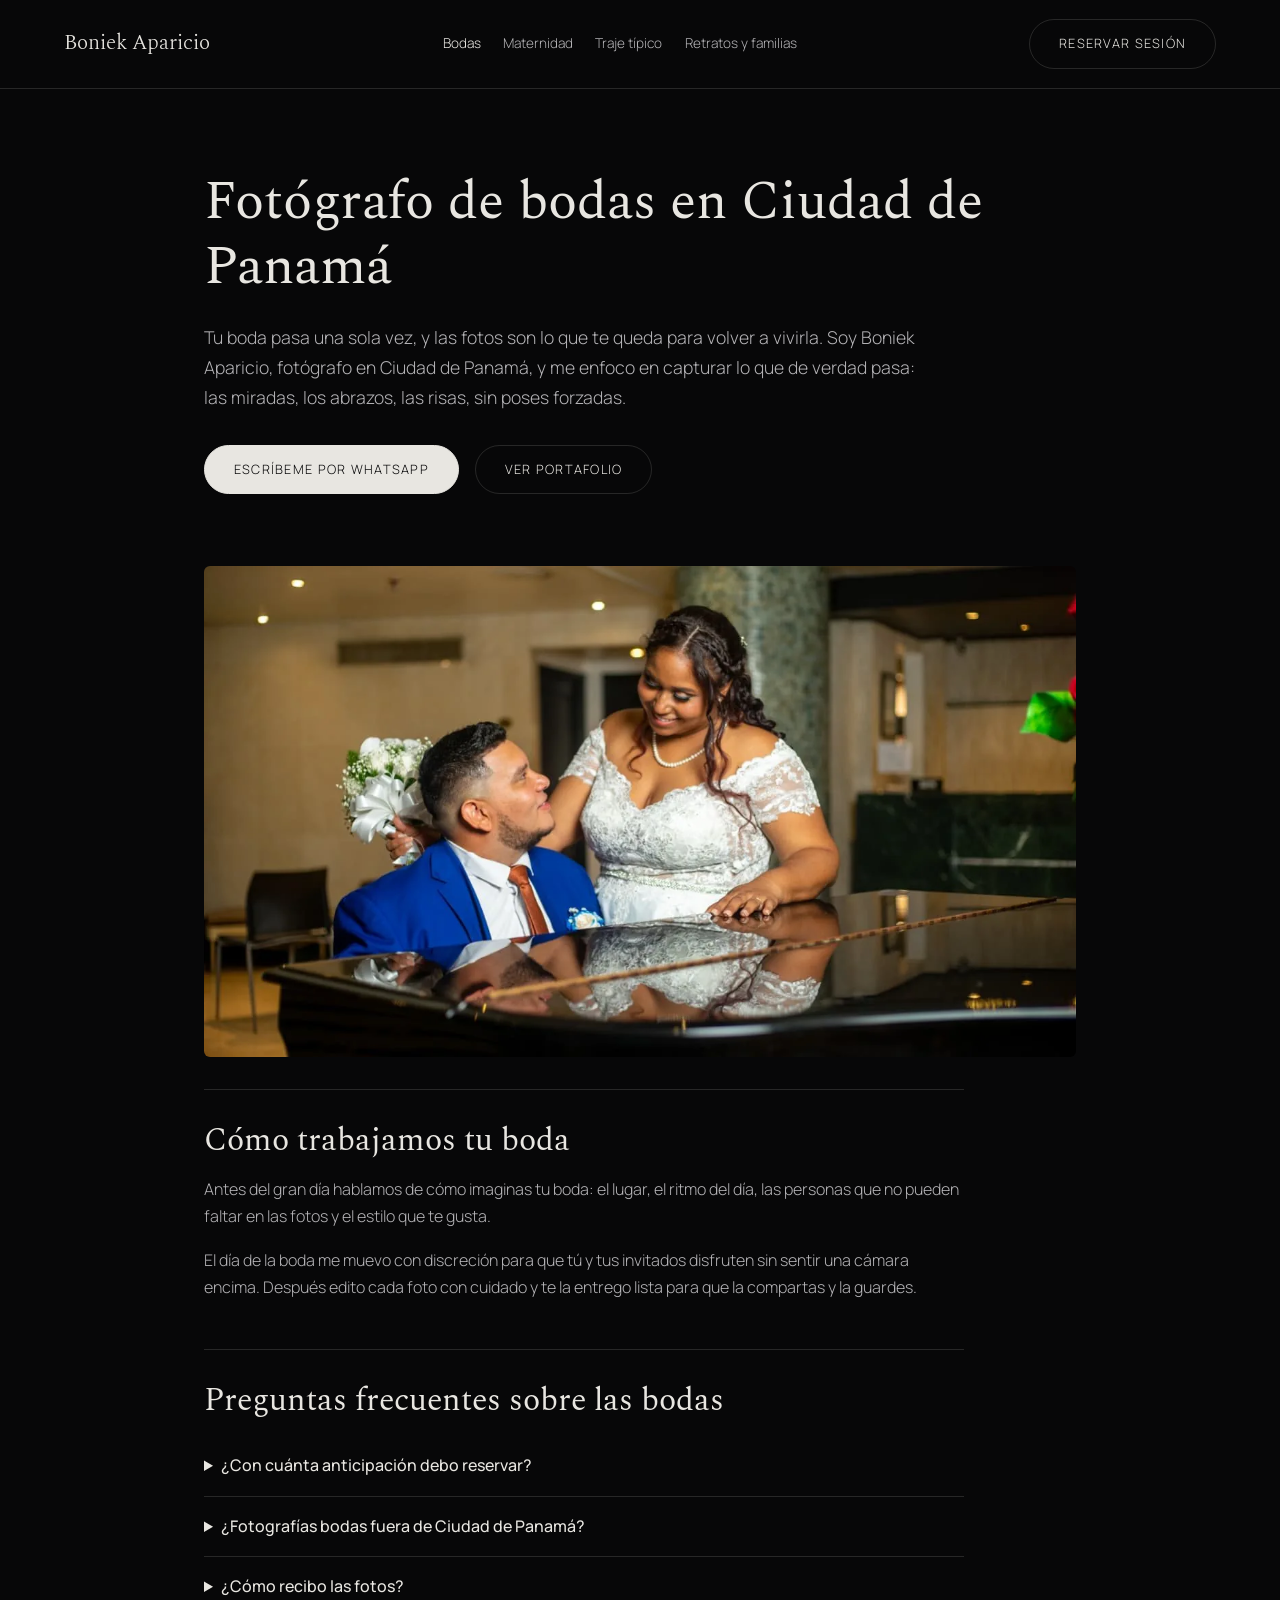
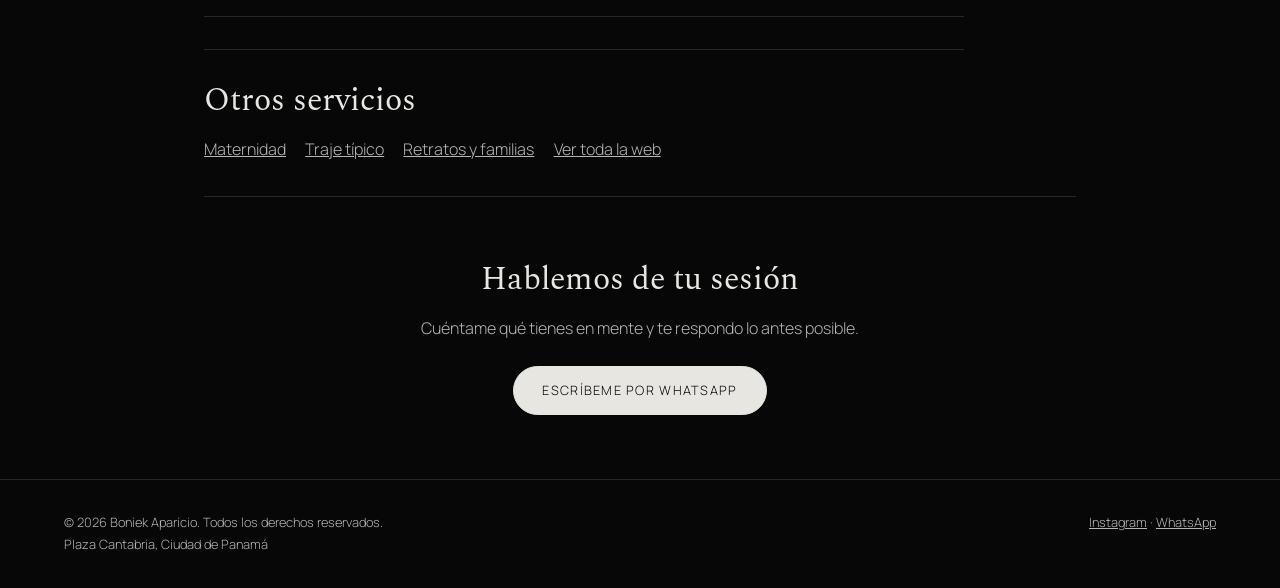
<file: bodas-panama/index.html>
<!DOCTYPE html>
<html lang="es">
<head>
    <meta charset="UTF-8">
    <meta name="viewport" content="width=device-width, initial-scale=1.0">
    <title>Fotógrafo de Bodas en Ciudad de Panamá | Boniek Aparicio</title>
    <meta name="description" content="Fotografía de bodas en Ciudad de Panamá con Boniek Aparicio. Retratos naturales de tu ceremonia, tu familia y tu celebración. Consulta fecha por WhatsApp.">
    <meta name="author" content="Boniek Aparicio">
    <link rel="canonical" href="https://boniekapariciophotos.com/bodas-panama/">
    <meta property="og:title" content="Fotógrafo de Bodas en Ciudad de Panamá | Boniek Aparicio">
    <meta property="og:description" content="Fotografía de bodas en Ciudad de Panamá con Boniek Aparicio. Retratos naturales de tu ceremonia, tu familia y tu celebración. Consulta fecha por WhatsApp.">
    <meta property="og:image" content="https://boniekapariciophotos.com/images/boda-1-1600.webp">
    <meta property="og:image:alt" content="Pareja de novios en su boda en Ciudad de Panamá">
    <meta property="og:url" content="https://boniekapariciophotos.com/bodas-panama/">
    <meta property="og:type" content="website">
    <meta property="og:locale" content="es_PA">
    <meta property="og:site_name" content="Boniek Aparicio Photos">
    <meta name="twitter:card" content="summary_large_image">
    <meta name="twitter:title" content="Fotógrafo de Bodas en Ciudad de Panamá | Boniek Aparicio">
    <meta name="twitter:description" content="Fotografía de bodas en Ciudad de Panamá con Boniek Aparicio. Retratos naturales de tu ceremonia, tu familia y tu celebración. Consulta fecha por WhatsApp.">
    <meta name="twitter:image" content="https://boniekapariciophotos.com/images/boda-1-1600.webp">
    <meta name="theme-color" content="#070708">
    <link rel="icon" href="/favicon.ico" sizes="48x48">
    <link rel="icon" type="image/png" sizes="96x96" href="/images/favicon-96.png">
    <link rel="apple-touch-icon" href="/images/apple-touch-icon.png">
    <script type="application/ld+json">{"@context":"https://schema.org","@type":"Service","name":"Fotógrafo de bodas en Ciudad de Panamá","serviceType":"Fotografía","provider":{"@type":"ProfessionalService","@id":"https://boniekapariciophotos.com/#negocio","name":"Boniek Aparicio Photos","url":"https://boniekapariciophotos.com/","telephone":"+50769200753","address":{"@type":"PostalAddress","streetAddress":"Plaza Cantabria","addressLocality":"Ciudad de Panamá","addressCountry":"PA"}},"areaServed":"Ciudad de Panamá","url":"https://boniekapariciophotos.com/bodas-panama/"}</script>
    <link rel="preconnect" href="https://fonts.googleapis.com">
    <link rel="preconnect" href="https://fonts.gstatic.com" crossorigin>
    <link href="https://fonts.googleapis.com/css2?family=Spectral:ital,wght@0,300;0,400;0,500;1,300;1,400&family=Manrope:wght@300;400;500;600&display=swap" rel="stylesheet">
    <link rel="stylesheet" href="/servicio.css?v=1">
</head>
<body>
    <header class="top">
        <a class="brand" href="/">Boniek Aparicio</a>
        <nav aria-label="Servicios"><a href="/bodas-panama/" aria-current="page">Bodas</a><a href="/maternidad-panama/">Maternidad</a><a href="/traje-tipico-panama/">Traje típico</a><a href="/retratos-familias-panama/">Retratos y familias</a></nav>
        <a class="btn" href="/#booking">Reservar sesión</a>
    </header>
    <main>
        <section class="hero">
            <h1>Fotógrafo de bodas en Ciudad de Panamá</h1>
            <p class="lead">Tu boda pasa una sola vez, y las fotos son lo que te queda para volver a vivirla. Soy Boniek Aparicio, fotógrafo en Ciudad de Panamá, y me enfoco en capturar lo que de verdad pasa: las miradas, los abrazos, las risas, sin poses forzadas.</p>
            <div class="cta">
                <a class="btn solid" href="https://wa.me/50769200753?text=Hola%20Boniek%2C%20vi%20tu%20p%C3%A1gina%20y%20me%20gustar%C3%ADa%20consultar%20por%20fotograf%C3%ADa%20de%20boda." target="_blank" rel="noopener noreferrer">Escríbeme por WhatsApp</a>
                <a class="btn" href="/#work">Ver portafolio</a>
            </div>
        </section>
        <section class="photos n1"><picture><source type="image/webp" srcset="/images/boda-1-600.webp 600w, /images/boda-1-1600.webp 1600w" sizes="(max-width:800px) 92vw, 760px"><img src="/images/boda-1.jpg" alt="Pareja de novios en su boda en Ciudad de Panamá" decoding="async"></picture></section>
        <section class="text">
            <h2>Cómo trabajamos tu boda</h2>
            <p>Antes del gran día hablamos de cómo imaginas tu boda: el lugar, el ritmo del día, las personas que no pueden faltar en las fotos y el estilo que te gusta.</p><p>El día de la boda me muevo con discreción para que tú y tus invitados disfruten sin sentir una cámara encima. Después edito cada foto con cuidado y te la entrego lista para que la compartas y la guardes.</p>
        </section>
        <section class="text">
            <h2>Preguntas frecuentes sobre las bodas</h2>
            <details><summary>¿Con cuánta anticipación debo reservar?</summary><p>Mientras antes me escribas, mejor: así confirmamos que la fecha esté libre. Escríbeme con la fecha y el lugar de tu boda y te respondo lo antes posible.</p></details><details><summary>¿Fotografías bodas fuera de Ciudad de Panamá?</summary><p>Escríbeme con el lugar que tienes en mente y lo vemos juntos.</p></details><details><summary>¿Cómo recibo las fotos?</summary><p>Te las entrego editadas en una galería privada, para que las veas, descargues y compartas desde donde estés.</p></details>
        </section>
        <section class="text more">
            <h2>Otros servicios</h2>
            <div class="links"><a href="/maternidad-panama/">Maternidad</a><a href="/traje-tipico-panama/">Traje típico</a><a href="/retratos-familias-panama/">Retratos y familias</a><a href="/">Ver toda la web</a></div>
        </section>
        <section class="final">
            <h2>Hablemos de tu sesión</h2>
            <p>Cuéntame qué tienes en mente y te respondo lo antes posible.</p>
            <a class="btn solid" href="https://wa.me/50769200753?text=Hola%20Boniek%2C%20vi%20tu%20p%C3%A1gina%20y%20me%20gustar%C3%ADa%20consultar%20por%20fotograf%C3%ADa%20de%20boda." target="_blank" rel="noopener noreferrer">Escríbeme por WhatsApp</a>
        </section>
    </main>
    <footer>
        <p>&copy; 2026 Boniek Aparicio. Todos los derechos reservados.<br>Plaza Cantabria, Ciudad de Panamá</p>
        <p><a href="https://instagram.com/boniekapariciophotos" target="_blank" rel="noopener noreferrer">Instagram</a> · <a href="https://wa.me/50769200753" target="_blank" rel="noopener noreferrer">WhatsApp</a></p>
    </footer>
</body>
</html>
</file>
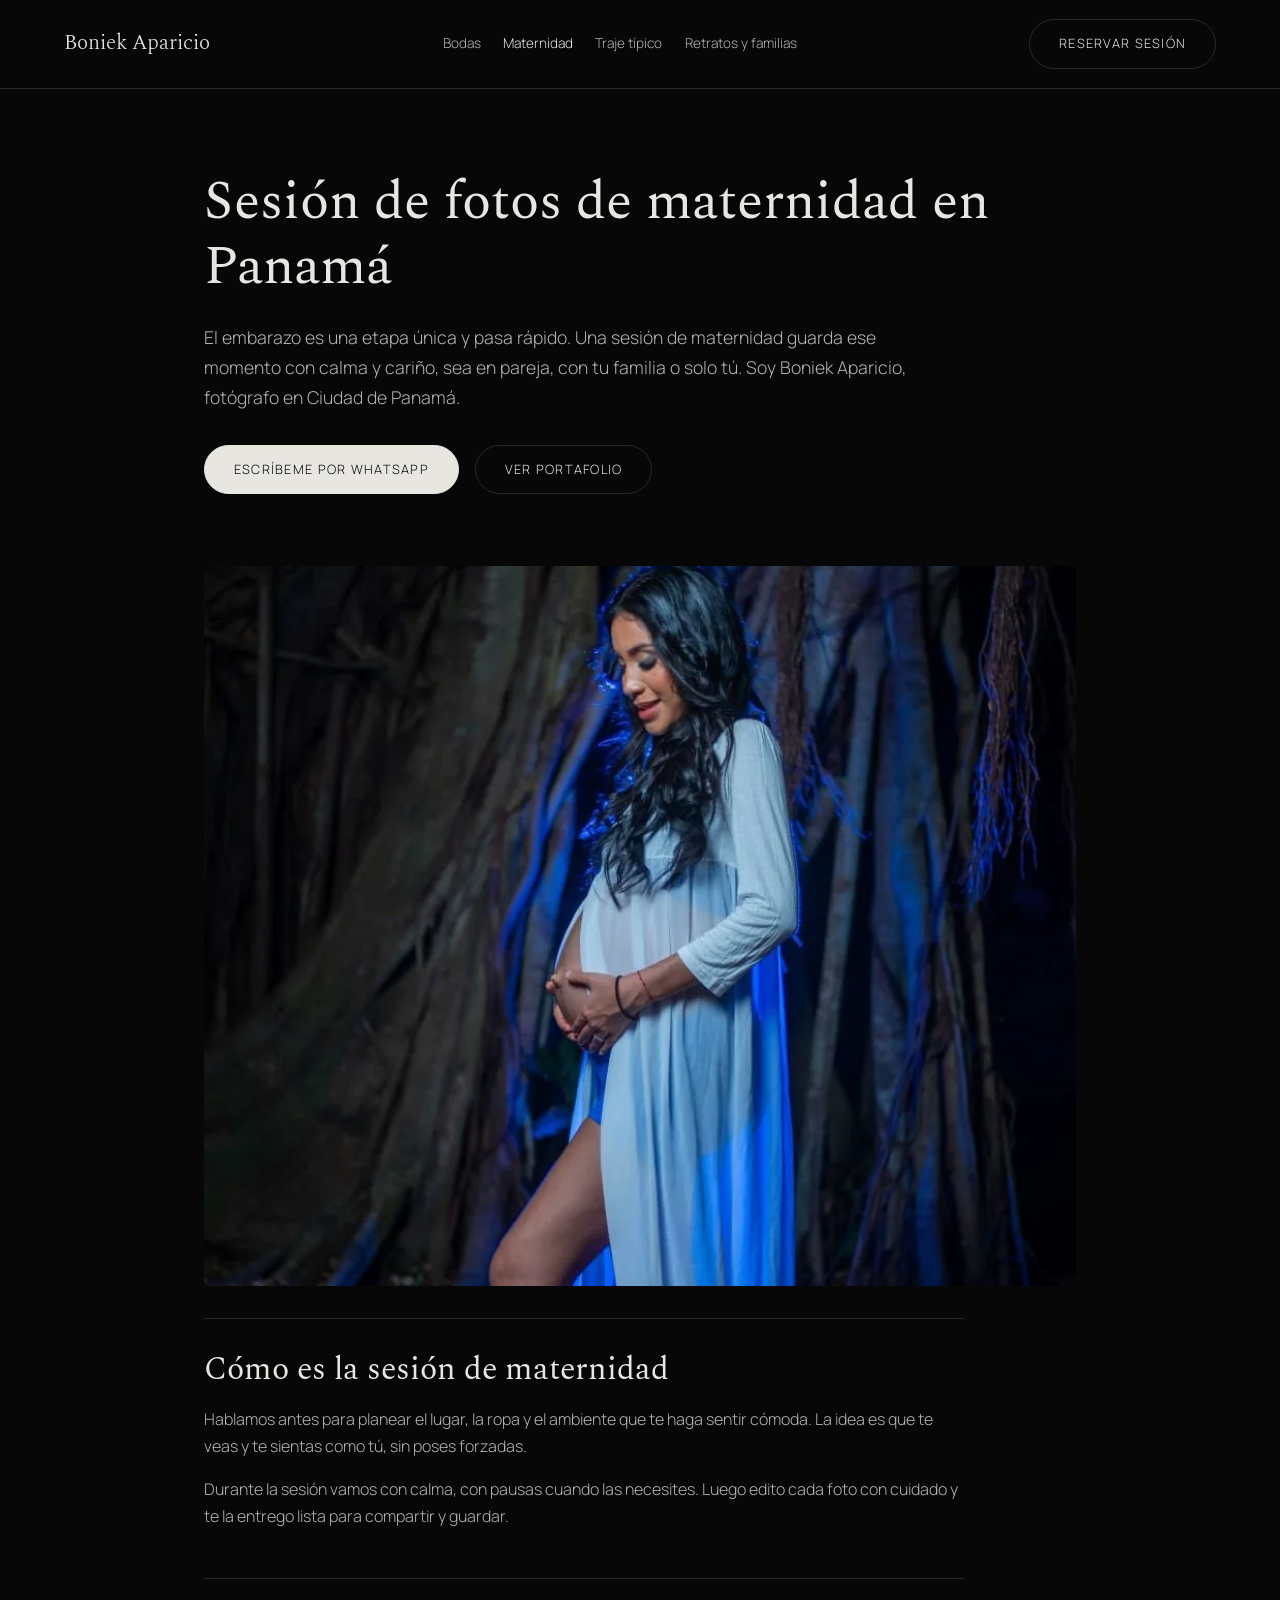
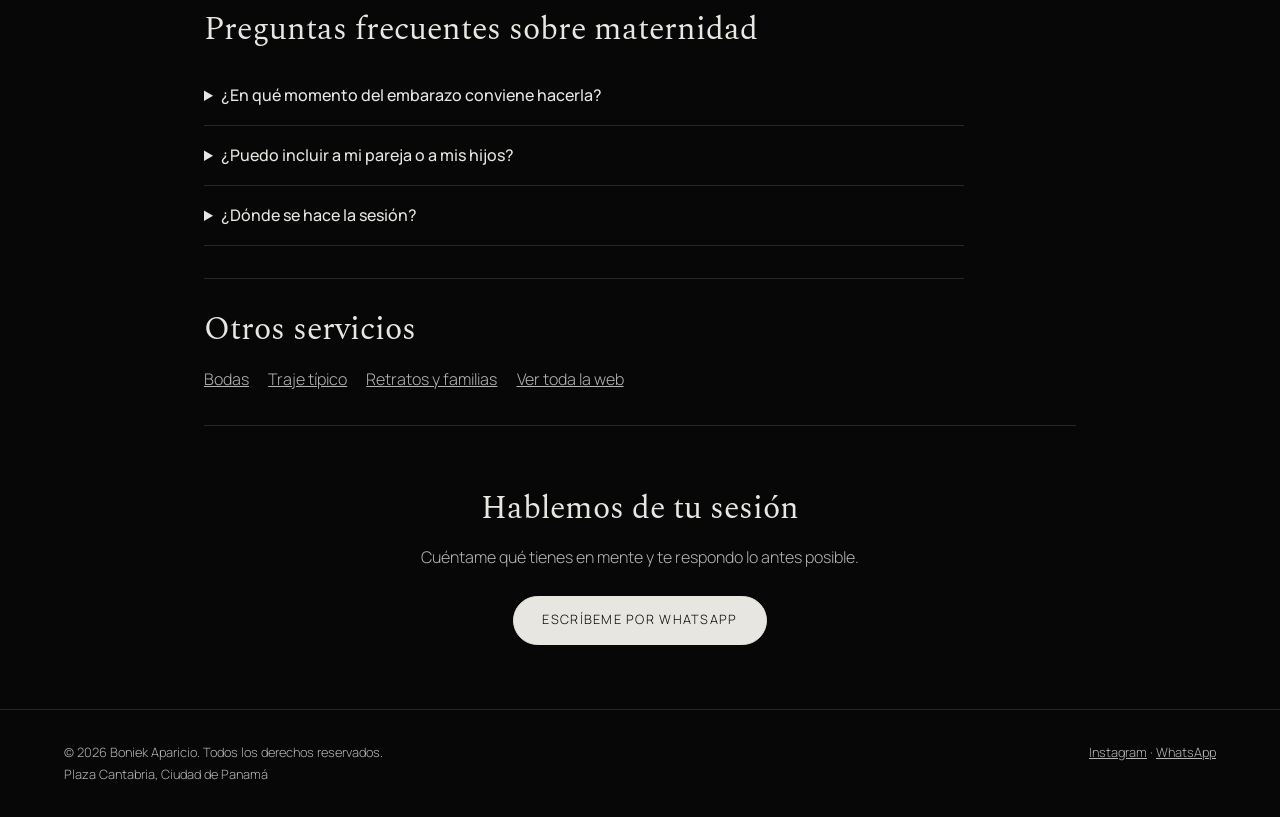
<file: maternidad-panama/index.html>
<!DOCTYPE html>
<html lang="es">
<head>
    <meta charset="UTF-8">
    <meta name="viewport" content="width=device-width, initial-scale=1.0">
    <title>Fotos de Maternidad en Panamá | Boniek Aparicio</title>
    <meta name="description" content="Sesión de fotos de maternidad en Ciudad de Panamá. Retratos naturales y cálidos de esta etapa única, con Boniek Aparicio. Reserva tu sesión por WhatsApp.">
    <meta name="author" content="Boniek Aparicio">
    <link rel="canonical" href="https://boniekapariciophotos.com/maternidad-panama/">
    <meta property="og:title" content="Fotos de Maternidad en Panamá | Boniek Aparicio">
    <meta property="og:description" content="Sesión de fotos de maternidad en Ciudad de Panamá. Retratos naturales y cálidos de esta etapa única, con Boniek Aparicio. Reserva tu sesión por WhatsApp.">
    <meta property="og:image" content="https://boniekapariciophotos.com/images/maternidad-1-1600.webp">
    <meta property="og:image:alt" content="Sesión de fotos de maternidad en Panamá">
    <meta property="og:url" content="https://boniekapariciophotos.com/maternidad-panama/">
    <meta property="og:type" content="website">
    <meta property="og:locale" content="es_PA">
    <meta property="og:site_name" content="Boniek Aparicio Photos">
    <meta name="twitter:card" content="summary_large_image">
    <meta name="twitter:title" content="Fotos de Maternidad en Panamá | Boniek Aparicio">
    <meta name="twitter:description" content="Sesión de fotos de maternidad en Ciudad de Panamá. Retratos naturales y cálidos de esta etapa única, con Boniek Aparicio. Reserva tu sesión por WhatsApp.">
    <meta name="twitter:image" content="https://boniekapariciophotos.com/images/maternidad-1-1600.webp">
    <meta name="theme-color" content="#070708">
    <link rel="icon" href="/favicon.ico" sizes="48x48">
    <link rel="icon" type="image/png" sizes="96x96" href="/images/favicon-96.png">
    <link rel="apple-touch-icon" href="/images/apple-touch-icon.png">
    <script type="application/ld+json">{"@context":"https://schema.org","@type":"Service","name":"Sesión de fotos de maternidad en Panamá","serviceType":"Fotografía","provider":{"@type":"ProfessionalService","@id":"https://boniekapariciophotos.com/#negocio","name":"Boniek Aparicio Photos","url":"https://boniekapariciophotos.com/","telephone":"+50769200753","address":{"@type":"PostalAddress","streetAddress":"Plaza Cantabria","addressLocality":"Ciudad de Panamá","addressCountry":"PA"}},"areaServed":"Ciudad de Panamá","url":"https://boniekapariciophotos.com/maternidad-panama/"}</script>
    <link rel="preconnect" href="https://fonts.googleapis.com">
    <link rel="preconnect" href="https://fonts.gstatic.com" crossorigin>
    <link href="https://fonts.googleapis.com/css2?family=Spectral:ital,wght@0,300;0,400;0,500;1,300;1,400&family=Manrope:wght@300;400;500;600&display=swap" rel="stylesheet">
    <link rel="stylesheet" href="/servicio.css?v=1">
</head>
<body>
    <header class="top">
        <a class="brand" href="/">Boniek Aparicio</a>
        <nav aria-label="Servicios"><a href="/bodas-panama/">Bodas</a><a href="/maternidad-panama/" aria-current="page">Maternidad</a><a href="/traje-tipico-panama/">Traje típico</a><a href="/retratos-familias-panama/">Retratos y familias</a></nav>
        <a class="btn" href="/#booking">Reservar sesión</a>
    </header>
    <main>
        <section class="hero">
            <h1>Sesión de fotos de maternidad en Panamá</h1>
            <p class="lead">El embarazo es una etapa única y pasa rápido. Una sesión de maternidad guarda ese momento con calma y cariño, sea en pareja, con tu familia o solo tú. Soy Boniek Aparicio, fotógrafo en Ciudad de Panamá.</p>
            <div class="cta">
                <a class="btn solid" href="https://wa.me/50769200753?text=Hola%20Boniek%2C%20vi%20tu%20p%C3%A1gina%20y%20me%20gustar%C3%ADa%20consultar%20por%20una%20sesi%C3%B3n%20de%20maternidad." target="_blank" rel="noopener noreferrer">Escríbeme por WhatsApp</a>
                <a class="btn" href="/#work">Ver portafolio</a>
            </div>
        </section>
        <section class="photos n1"><picture><source type="image/webp" srcset="/images/maternidad-1-600.webp 600w, /images/maternidad-1-1600.webp 1600w" sizes="(max-width:800px) 92vw, 760px"><img src="/images/maternidad-1.jpg" alt="Sesión de fotos de maternidad en Panamá" decoding="async"></picture></section>
        <section class="text">
            <h2>Cómo es la sesión de maternidad</h2>
            <p>Hablamos antes para planear el lugar, la ropa y el ambiente que te haga sentir cómoda. La idea es que te veas y te sientas como tú, sin poses forzadas.</p><p>Durante la sesión vamos con calma, con pausas cuando las necesites. Luego edito cada foto con cuidado y te la entrego lista para compartir y guardar.</p>
        </section>
        <section class="text">
            <h2>Preguntas frecuentes sobre maternidad</h2>
            <details><summary>¿En qué momento del embarazo conviene hacerla?</summary><p>Escríbeme y lo vemos según tu caso y tus fechas.</p></details><details><summary>¿Puedo incluir a mi pareja o a mis hijos?</summary><p>Sí, podemos incluir a quien quieras en la sesión.</p></details><details><summary>¿Dónde se hace la sesión?</summary><p>Podemos hacerla en el estudio en Plaza Cantabria o en un lugar que prefieras en Panamá.</p></details>
        </section>
        <section class="text more">
            <h2>Otros servicios</h2>
            <div class="links"><a href="/bodas-panama/">Bodas</a><a href="/traje-tipico-panama/">Traje típico</a><a href="/retratos-familias-panama/">Retratos y familias</a><a href="/">Ver toda la web</a></div>
        </section>
        <section class="final">
            <h2>Hablemos de tu sesión</h2>
            <p>Cuéntame qué tienes en mente y te respondo lo antes posible.</p>
            <a class="btn solid" href="https://wa.me/50769200753?text=Hola%20Boniek%2C%20vi%20tu%20p%C3%A1gina%20y%20me%20gustar%C3%ADa%20consultar%20por%20una%20sesi%C3%B3n%20de%20maternidad." target="_blank" rel="noopener noreferrer">Escríbeme por WhatsApp</a>
        </section>
    </main>
    <footer>
        <p>&copy; 2026 Boniek Aparicio. Todos los derechos reservados.<br>Plaza Cantabria, Ciudad de Panamá</p>
        <p><a href="https://instagram.com/boniekapariciophotos" target="_blank" rel="noopener noreferrer">Instagram</a> · <a href="https://wa.me/50769200753" target="_blank" rel="noopener noreferrer">WhatsApp</a></p>
    </footer>
</body>
</html>
</file>
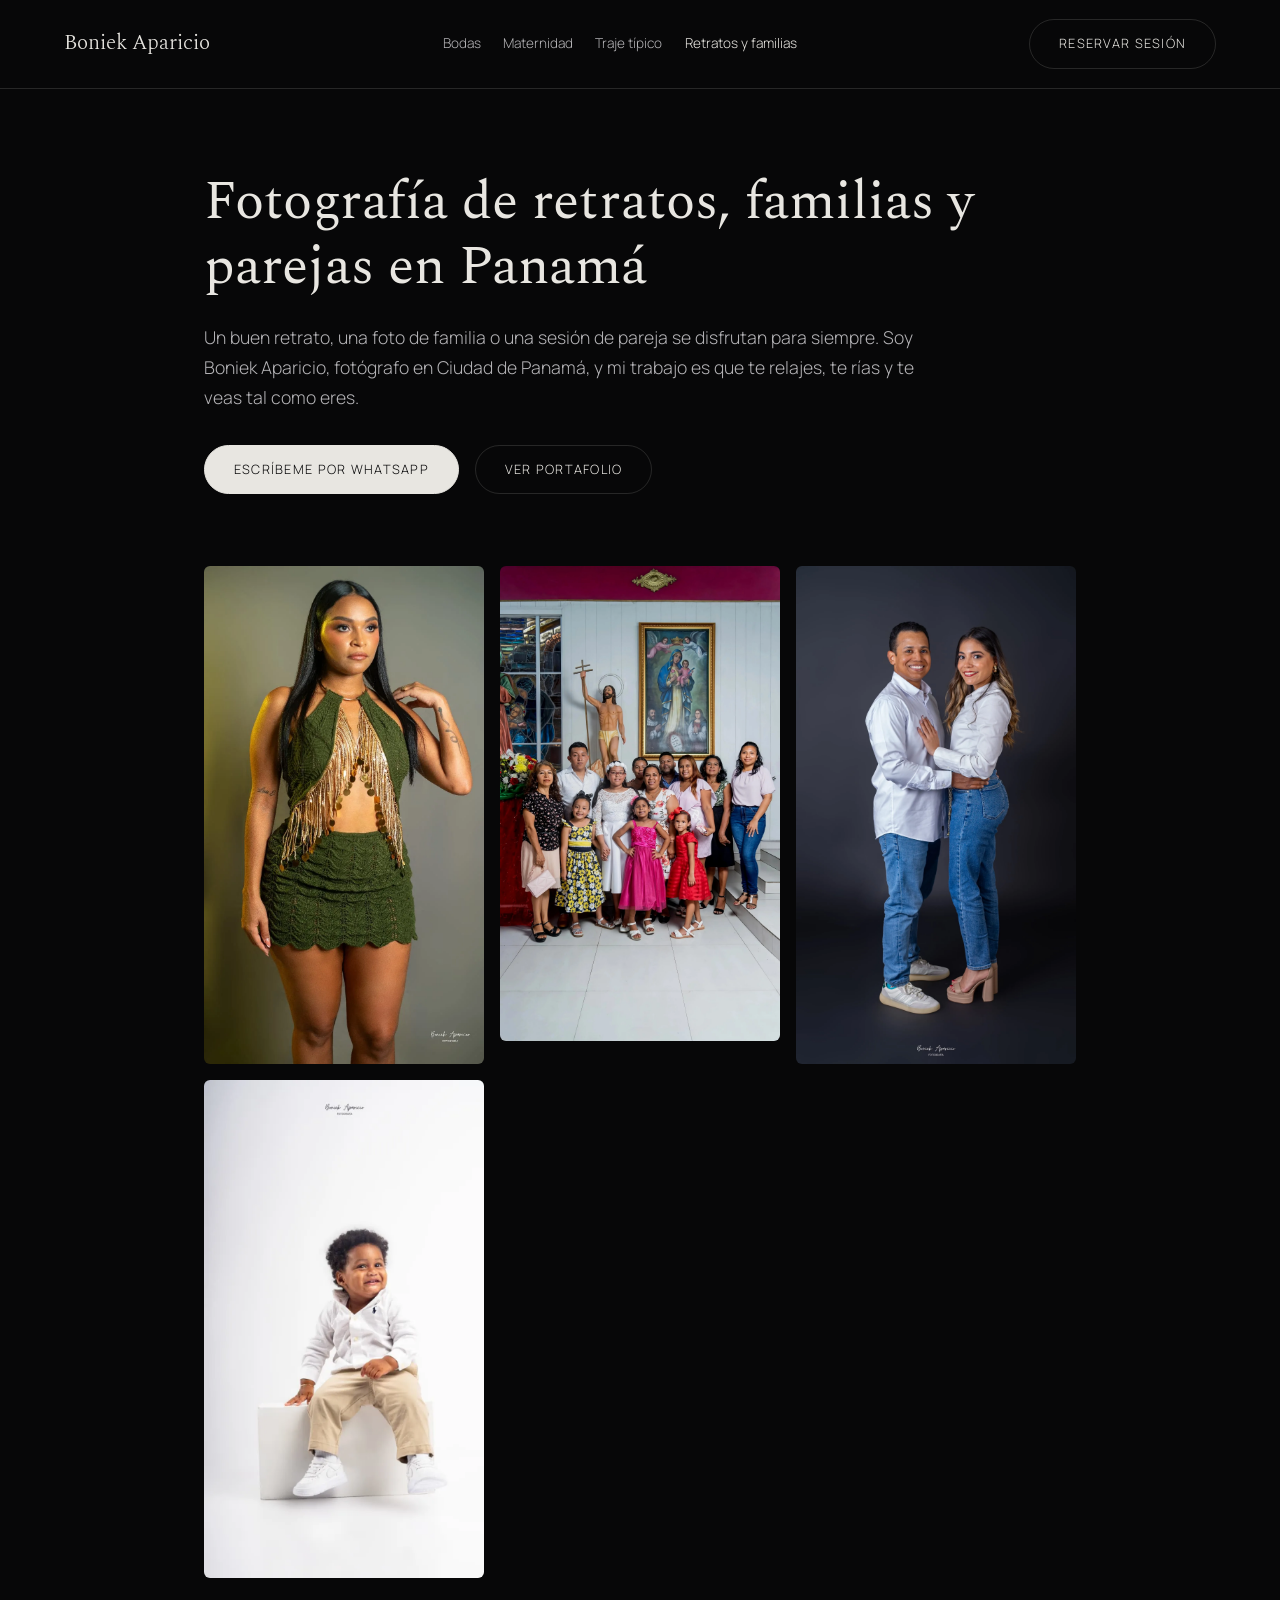
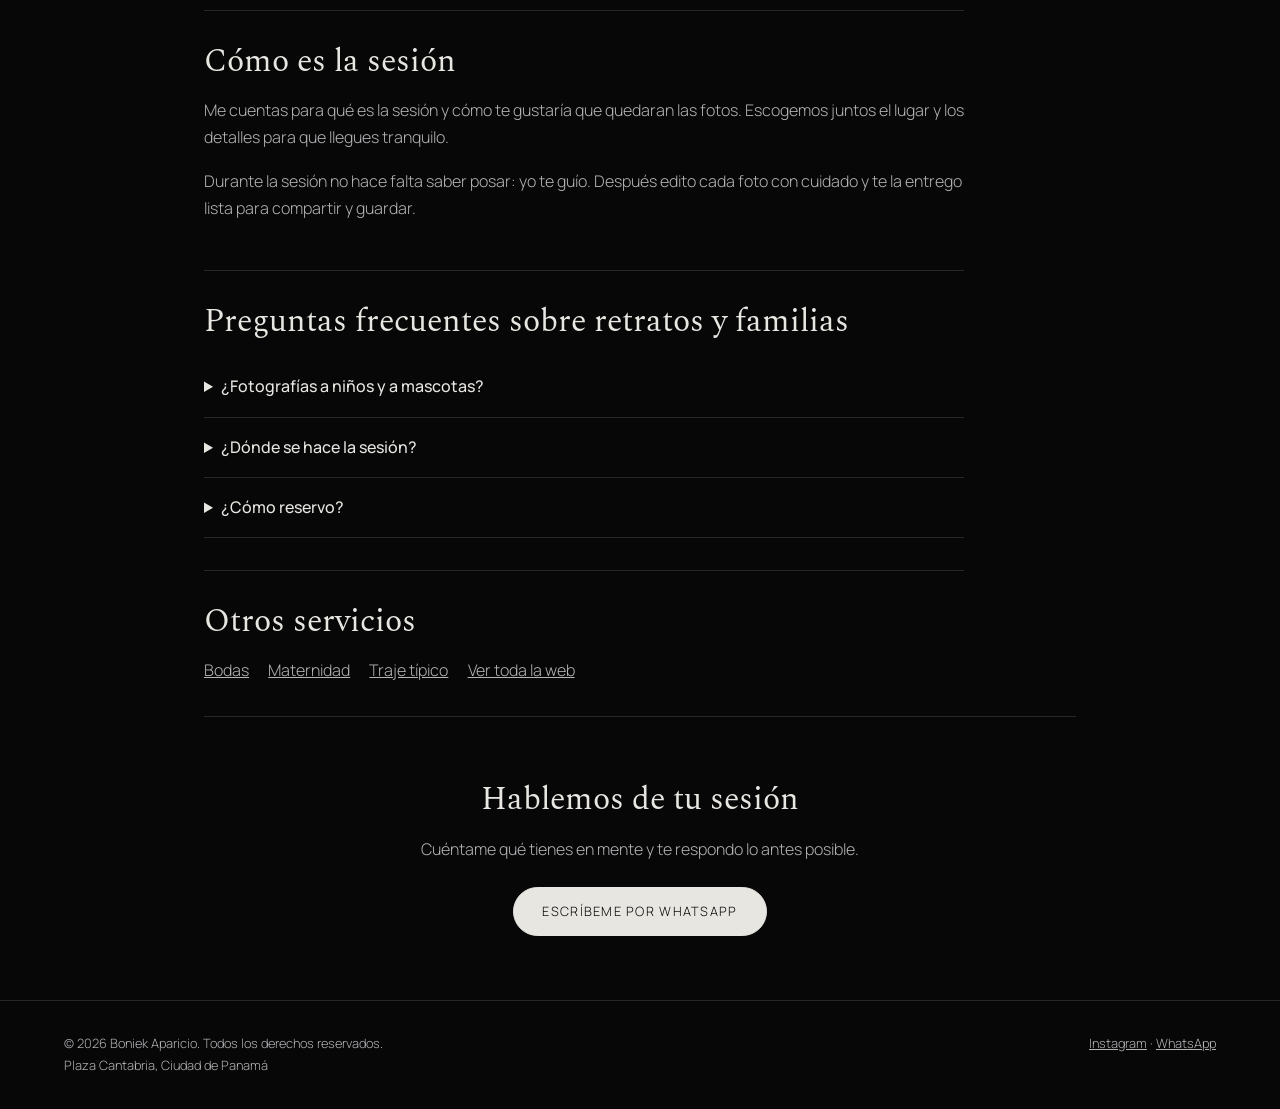
<file: retratos-familias-panama/index.html>
<!DOCTYPE html>
<html lang="es">
<head>
    <meta charset="UTF-8">
    <meta name="viewport" content="width=device-width, initial-scale=1.0">
    <title>Fotógrafo de Retratos, Familias y Parejas en Panamá | Boniek Aparicio</title>
    <meta name="description" content="Retratos, sesiones familiares y de parejas en Ciudad de Panamá, con fotos naturales y sin poses forzadas. Reserva tu sesión con Boniek Aparicio por WhatsApp.">
    <meta name="author" content="Boniek Aparicio">
    <link rel="canonical" href="https://boniekapariciophotos.com/retratos-familias-panama/">
    <meta property="og:title" content="Fotógrafo de Retratos, Familias y Parejas en Panamá | Boniek Aparicio">
    <meta property="og:description" content="Retratos, sesiones familiares y de parejas en Ciudad de Panamá, con fotos naturales y sin poses forzadas. Reserva tu sesión con Boniek Aparicio por WhatsApp.">
    <meta property="og:image" content="https://boniekapariciophotos.com/images/retrato-1-1600.webp">
    <meta property="og:image:alt" content="Retrato en estudio en Ciudad de Panamá">
    <meta property="og:url" content="https://boniekapariciophotos.com/retratos-familias-panama/">
    <meta property="og:type" content="website">
    <meta property="og:locale" content="es_PA">
    <meta property="og:site_name" content="Boniek Aparicio Photos">
    <meta name="twitter:card" content="summary_large_image">
    <meta name="twitter:title" content="Fotógrafo de Retratos, Familias y Parejas en Panamá | Boniek Aparicio">
    <meta name="twitter:description" content="Retratos, sesiones familiares y de parejas en Ciudad de Panamá, con fotos naturales y sin poses forzadas. Reserva tu sesión con Boniek Aparicio por WhatsApp.">
    <meta name="twitter:image" content="https://boniekapariciophotos.com/images/retrato-1-1600.webp">
    <meta name="theme-color" content="#070708">
    <link rel="icon" href="/favicon.ico" sizes="48x48">
    <link rel="icon" type="image/png" sizes="96x96" href="/images/favicon-96.png">
    <link rel="apple-touch-icon" href="/images/apple-touch-icon.png">
    <script type="application/ld+json">{"@context":"https://schema.org","@type":"Service","name":"Fotografía de retratos, familias y parejas en Panamá","serviceType":"Fotografía","provider":{"@type":"ProfessionalService","@id":"https://boniekapariciophotos.com/#negocio","name":"Boniek Aparicio Photos","url":"https://boniekapariciophotos.com/","telephone":"+50769200753","address":{"@type":"PostalAddress","streetAddress":"Plaza Cantabria","addressLocality":"Ciudad de Panamá","addressCountry":"PA"}},"areaServed":"Ciudad de Panamá","url":"https://boniekapariciophotos.com/retratos-familias-panama/"}</script>
    <link rel="preconnect" href="https://fonts.googleapis.com">
    <link rel="preconnect" href="https://fonts.gstatic.com" crossorigin>
    <link href="https://fonts.googleapis.com/css2?family=Spectral:ital,wght@0,300;0,400;0,500;1,300;1,400&family=Manrope:wght@300;400;500;600&display=swap" rel="stylesheet">
    <link rel="stylesheet" href="/servicio.css?v=1">
</head>
<body>
    <header class="top">
        <a class="brand" href="/">Boniek Aparicio</a>
        <nav aria-label="Servicios"><a href="/bodas-panama/">Bodas</a><a href="/maternidad-panama/">Maternidad</a><a href="/traje-tipico-panama/">Traje típico</a><a href="/retratos-familias-panama/" aria-current="page">Retratos y familias</a></nav>
        <a class="btn" href="/#booking">Reservar sesión</a>
    </header>
    <main>
        <section class="hero">
            <h1>Fotografía de retratos, familias y parejas en Panamá</h1>
            <p class="lead">Un buen retrato, una foto de familia o una sesión de pareja se disfrutan para siempre. Soy Boniek Aparicio, fotógrafo en Ciudad de Panamá, y mi trabajo es que te relajes, te rías y te veas tal como eres.</p>
            <div class="cta">
                <a class="btn solid" href="https://wa.me/50769200753?text=Hola%20Boniek%2C%20vi%20tu%20p%C3%A1gina%20y%20me%20gustar%C3%ADa%20consultar%20por%20una%20sesi%C3%B3n%20de%20retratos%20o%20familia." target="_blank" rel="noopener noreferrer">Escríbeme por WhatsApp</a>
                <a class="btn" href="/#work">Ver portafolio</a>
            </div>
        </section>
        <section class="photos n4"><picture><source type="image/webp" srcset="/images/retrato-1-600.webp 600w, /images/retrato-1-1600.webp 1600w" sizes="(max-width:800px) 92vw, 760px"><img src="/images/retrato-1.jpg" alt="Retrato en estudio en Ciudad de Panamá" decoding="async"></picture><picture><source type="image/webp" srcset="/images/familia-1-600.webp 600w, /images/familia-1-1600.webp 1600w" sizes="(max-width:800px) 92vw, 760px"><img src="/images/familia-1.jpg" alt="Sesión de fotos familiar en Panamá" loading="lazy" decoding="async"></picture><picture><source type="image/webp" srcset="/images/parejas-2-600.webp 600w, /images/parejas-2-1600.webp 1600w" sizes="(max-width:800px) 92vw, 760px"><img src="/images/parejas-2.jpg" alt="Sesión de fotos de pareja en Panamá" loading="lazy" decoding="async"></picture><picture><source type="image/webp" srcset="/images/ninos-1-600.webp 600w, /images/ninos-1-1600.webp 1600w" sizes="(max-width:800px) 92vw, 760px"><img src="/images/ninos-1.jpg" alt="Sesión de fotos infantil en Panamá" loading="lazy" decoding="async"></picture></section>
        <section class="text">
            <h2>Cómo es la sesión</h2>
            <p>Me cuentas para qué es la sesión y cómo te gustaría que quedaran las fotos. Escogemos juntos el lugar y los detalles para que llegues tranquilo.</p><p>Durante la sesión no hace falta saber posar: yo te guío. Después edito cada foto con cuidado y te la entrego lista para compartir y guardar.</p>
        </section>
        <section class="text">
            <h2>Preguntas frecuentes sobre retratos y familias</h2>
            <details><summary>¿Fotografías a niños y a mascotas?</summary><p>Escríbeme con lo que tienes en mente y lo vemos juntos.</p></details><details><summary>¿Dónde se hace la sesión?</summary><p>En el estudio en Plaza Cantabria o en un lugar de Panamá que escojamos juntos.</p></details><details><summary>¿Cómo reservo?</summary><p>Escríbeme por WhatsApp o por el formulario de la página y te respondo lo antes posible.</p></details>
        </section>
        <section class="text more">
            <h2>Otros servicios</h2>
            <div class="links"><a href="/bodas-panama/">Bodas</a><a href="/maternidad-panama/">Maternidad</a><a href="/traje-tipico-panama/">Traje típico</a><a href="/">Ver toda la web</a></div>
        </section>
        <section class="final">
            <h2>Hablemos de tu sesión</h2>
            <p>Cuéntame qué tienes en mente y te respondo lo antes posible.</p>
            <a class="btn solid" href="https://wa.me/50769200753?text=Hola%20Boniek%2C%20vi%20tu%20p%C3%A1gina%20y%20me%20gustar%C3%ADa%20consultar%20por%20una%20sesi%C3%B3n%20de%20retratos%20o%20familia." target="_blank" rel="noopener noreferrer">Escríbeme por WhatsApp</a>
        </section>
    </main>
    <footer>
        <p>&copy; 2026 Boniek Aparicio. Todos los derechos reservados.<br>Plaza Cantabria, Ciudad de Panamá</p>
        <p><a href="https://instagram.com/boniekapariciophotos" target="_blank" rel="noopener noreferrer">Instagram</a> · <a href="https://wa.me/50769200753" target="_blank" rel="noopener noreferrer">WhatsApp</a></p>
    </footer>
</body>
</html>
</file>
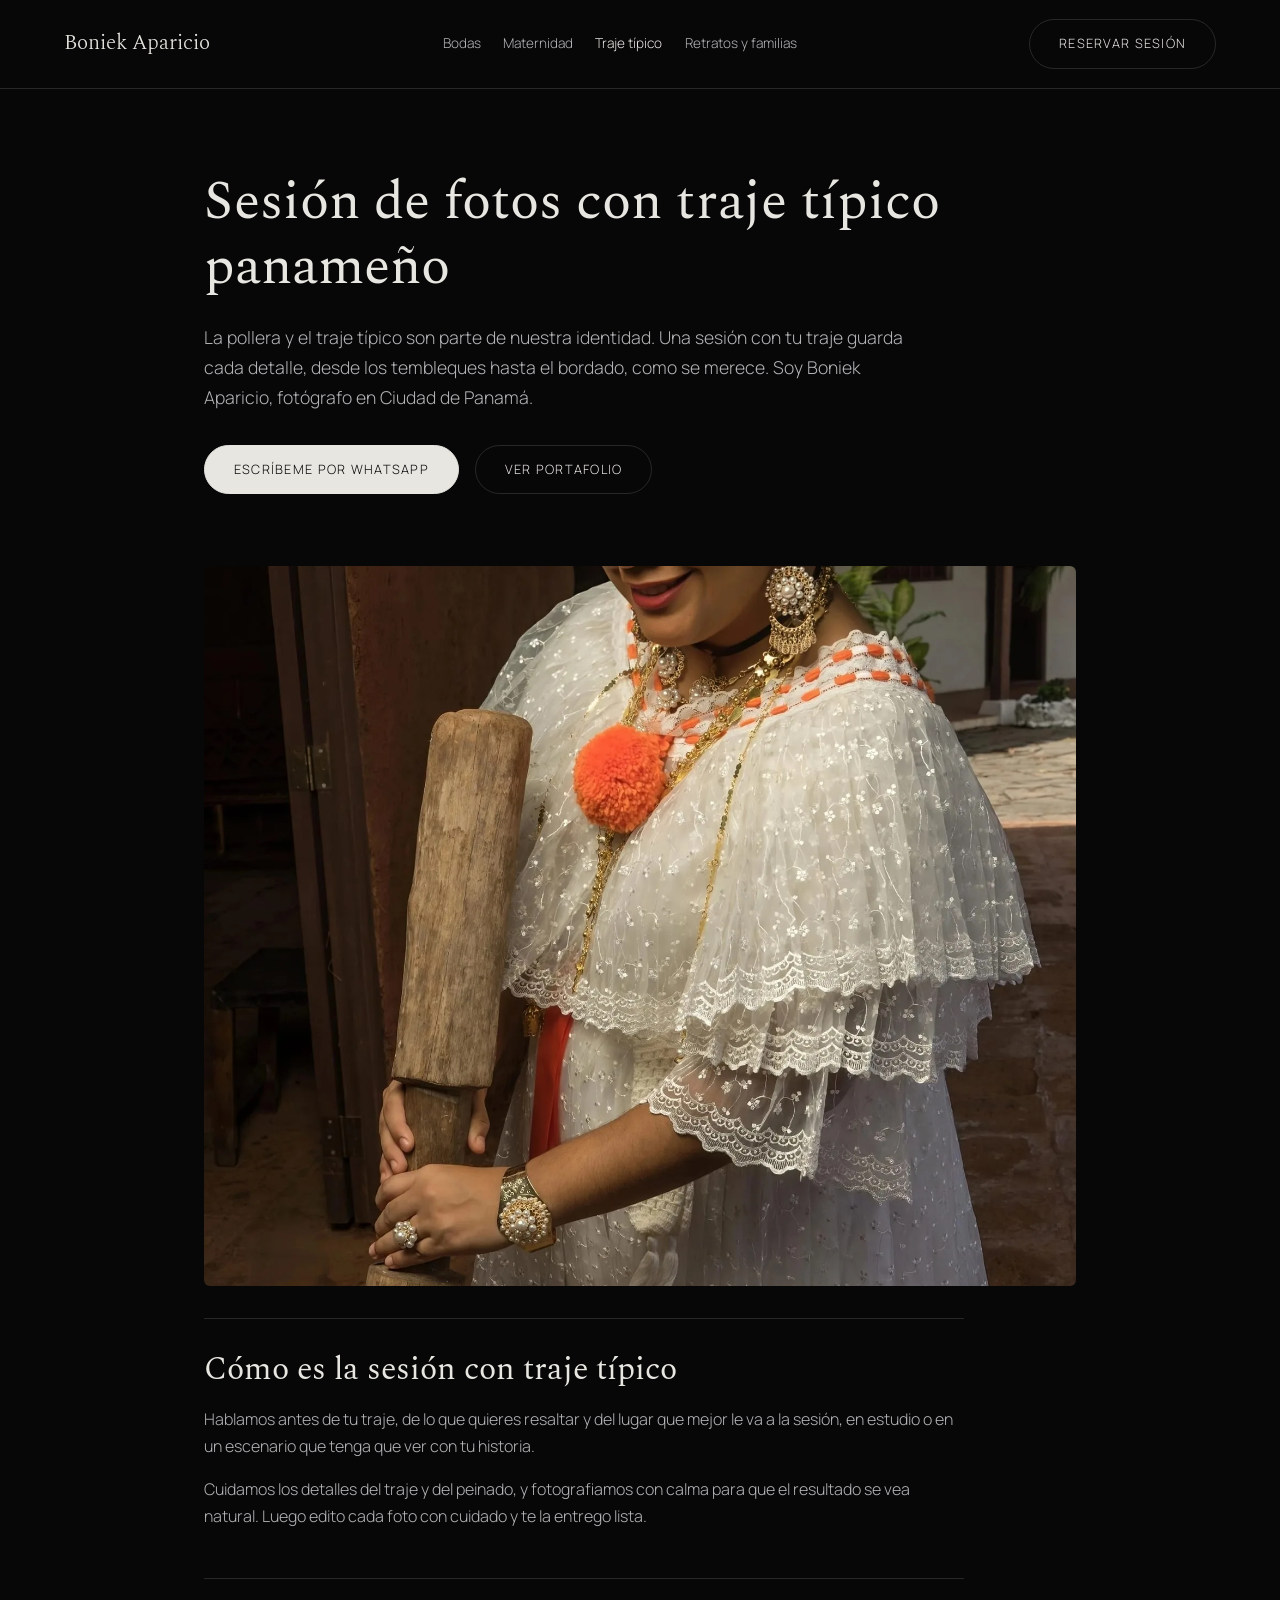
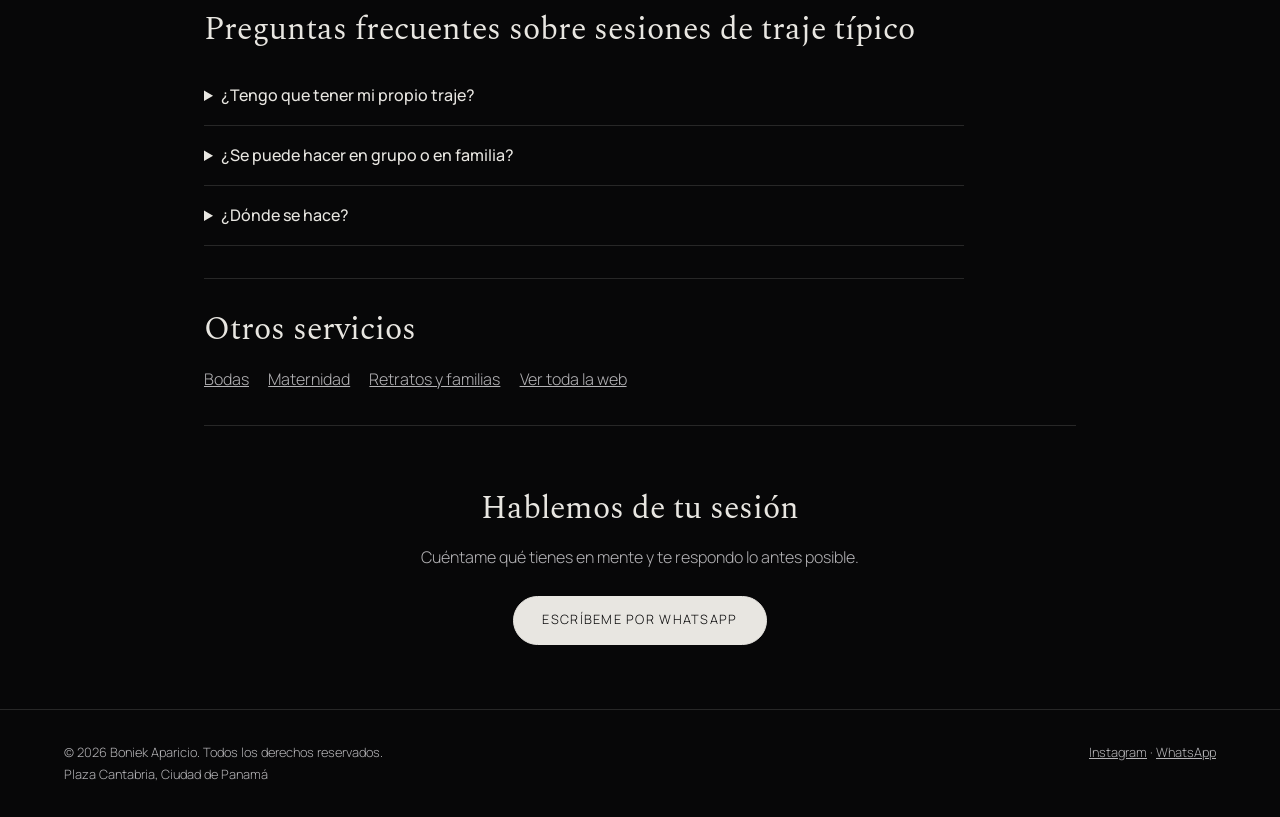
<file: traje-tipico-panama/index.html>
<!DOCTYPE html>
<html lang="es">
<head>
    <meta charset="UTF-8">
    <meta name="viewport" content="width=device-width, initial-scale=1.0">
    <title>Sesión de Fotos con Pollera y Traje Típico en Panamá | Boniek Aparicio</title>
    <meta name="description" content="Sesiones de fotos con la pollera y el traje típico panameño en Ciudad de Panamá. Cada detalle y cada tembleque, capturados como se merecen. Boniek Aparicio.">
    <meta name="author" content="Boniek Aparicio">
    <link rel="canonical" href="https://boniekapariciophotos.com/traje-tipico-panama/">
    <meta property="og:title" content="Sesión de Fotos con Pollera y Traje Típico en Panamá | Boniek Aparicio">
    <meta property="og:description" content="Sesiones de fotos con la pollera y el traje típico panameño en Ciudad de Panamá. Cada detalle y cada tembleque, capturados como se merecen. Boniek Aparicio.">
    <meta property="og:image" content="https://boniekapariciophotos.com/images/tipico-1-1600.webp">
    <meta property="og:image:alt" content="Sesión de fotos con pollera y traje típico panameño">
    <meta property="og:url" content="https://boniekapariciophotos.com/traje-tipico-panama/">
    <meta property="og:type" content="website">
    <meta property="og:locale" content="es_PA">
    <meta property="og:site_name" content="Boniek Aparicio Photos">
    <meta name="twitter:card" content="summary_large_image">
    <meta name="twitter:title" content="Sesión de Fotos con Pollera y Traje Típico en Panamá | Boniek Aparicio">
    <meta name="twitter:description" content="Sesiones de fotos con la pollera y el traje típico panameño en Ciudad de Panamá. Cada detalle y cada tembleque, capturados como se merecen. Boniek Aparicio.">
    <meta name="twitter:image" content="https://boniekapariciophotos.com/images/tipico-1-1600.webp">
    <meta name="theme-color" content="#070708">
    <link rel="icon" href="/favicon.ico" sizes="48x48">
    <link rel="icon" type="image/png" sizes="96x96" href="/images/favicon-96.png">
    <link rel="apple-touch-icon" href="/images/apple-touch-icon.png">
    <script type="application/ld+json">{"@context":"https://schema.org","@type":"Service","name":"Sesión de fotos con traje típico panameño","serviceType":"Fotografía","provider":{"@type":"ProfessionalService","@id":"https://boniekapariciophotos.com/#negocio","name":"Boniek Aparicio Photos","url":"https://boniekapariciophotos.com/","telephone":"+50769200753","address":{"@type":"PostalAddress","streetAddress":"Plaza Cantabria","addressLocality":"Ciudad de Panamá","addressCountry":"PA"}},"areaServed":"Ciudad de Panamá","url":"https://boniekapariciophotos.com/traje-tipico-panama/"}</script>
    <link rel="preconnect" href="https://fonts.googleapis.com">
    <link rel="preconnect" href="https://fonts.gstatic.com" crossorigin>
    <link href="https://fonts.googleapis.com/css2?family=Spectral:ital,wght@0,300;0,400;0,500;1,300;1,400&family=Manrope:wght@300;400;500;600&display=swap" rel="stylesheet">
    <link rel="stylesheet" href="/servicio.css?v=1">
</head>
<body>
    <header class="top">
        <a class="brand" href="/">Boniek Aparicio</a>
        <nav aria-label="Servicios"><a href="/bodas-panama/">Bodas</a><a href="/maternidad-panama/">Maternidad</a><a href="/traje-tipico-panama/" aria-current="page">Traje típico</a><a href="/retratos-familias-panama/">Retratos y familias</a></nav>
        <a class="btn" href="/#booking">Reservar sesión</a>
    </header>
    <main>
        <section class="hero">
            <h1>Sesión de fotos con traje típico panameño</h1>
            <p class="lead">La pollera y el traje típico son parte de nuestra identidad. Una sesión con tu traje guarda cada detalle, desde los tembleques hasta el bordado, como se merece. Soy Boniek Aparicio, fotógrafo en Ciudad de Panamá.</p>
            <div class="cta">
                <a class="btn solid" href="https://wa.me/50769200753?text=Hola%20Boniek%2C%20vi%20tu%20p%C3%A1gina%20y%20me%20gustar%C3%ADa%20consultar%20por%20una%20sesi%C3%B3n%20con%20traje%20t%C3%ADpico." target="_blank" rel="noopener noreferrer">Escríbeme por WhatsApp</a>
                <a class="btn" href="/#work">Ver portafolio</a>
            </div>
        </section>
        <section class="photos n1"><picture><source type="image/webp" srcset="/images/tipico-1-600.webp 600w, /images/tipico-1-1600.webp 1600w" sizes="(max-width:800px) 92vw, 760px"><img src="/images/tipico-1.jpg" alt="Sesión de fotos con pollera y traje típico panameño" decoding="async"></picture></section>
        <section class="text">
            <h2>Cómo es la sesión con traje típico</h2>
            <p>Hablamos antes de tu traje, de lo que quieres resaltar y del lugar que mejor le va a la sesión, en estudio o en un escenario que tenga que ver con tu historia.</p><p>Cuidamos los detalles del traje y del peinado, y fotografiamos con calma para que el resultado se vea natural. Luego edito cada foto con cuidado y te la entrego lista.</p>
        </section>
        <section class="text">
            <h2>Preguntas frecuentes sobre sesiones de traje típico</h2>
            <details><summary>¿Tengo que tener mi propio traje?</summary><p>Escríbeme y lo hablamos antes de la sesión.</p></details><details><summary>¿Se puede hacer en grupo o en familia?</summary><p>Sí, cuéntame cuántas personas serían y lo planeamos.</p></details><details><summary>¿Dónde se hace?</summary><p>En el estudio en Plaza Cantabria o en el lugar que escojamos juntos en Panamá.</p></details>
        </section>
        <section class="text more">
            <h2>Otros servicios</h2>
            <div class="links"><a href="/bodas-panama/">Bodas</a><a href="/maternidad-panama/">Maternidad</a><a href="/retratos-familias-panama/">Retratos y familias</a><a href="/">Ver toda la web</a></div>
        </section>
        <section class="final">
            <h2>Hablemos de tu sesión</h2>
            <p>Cuéntame qué tienes en mente y te respondo lo antes posible.</p>
            <a class="btn solid" href="https://wa.me/50769200753?text=Hola%20Boniek%2C%20vi%20tu%20p%C3%A1gina%20y%20me%20gustar%C3%ADa%20consultar%20por%20una%20sesi%C3%B3n%20con%20traje%20t%C3%ADpico." target="_blank" rel="noopener noreferrer">Escríbeme por WhatsApp</a>
        </section>
    </main>
    <footer>
        <p>&copy; 2026 Boniek Aparicio. Todos los derechos reservados.<br>Plaza Cantabria, Ciudad de Panamá</p>
        <p><a href="https://instagram.com/boniekapariciophotos" target="_blank" rel="noopener noreferrer">Instagram</a> · <a href="https://wa.me/50769200753" target="_blank" rel="noopener noreferrer">WhatsApp</a></p>
    </footer>
</body>
</html>
</file>
<file: servicio.css>
/* Páginas de servicio: estáticas, sin JavaScript. Mismos colores y tipografías que la web principal. */
:root{--bg:#070708;--panel:#121214;--ivory:#e8e6e1;--muted:#b4b3b6;--line:rgba(232,230,225,.14)}
*{margin:0;padding:0;box-sizing:border-box}
body{background:var(--bg);color:var(--ivory);font-family:'Manrope',sans-serif;font-weight:300;line-height:1.7}
a{color:inherit}
:focus-visible{outline:2px solid var(--ivory);outline-offset:3px;border-radius:3px}
.top{display:flex;flex-wrap:wrap;align-items:center;justify-content:space-between;gap:1rem;padding:1.2rem 5vw;border-bottom:1px solid var(--line)}
.brand{font-family:'Spectral',serif;font-size:1.3rem;text-decoration:none}
.top nav{display:flex;flex-wrap:wrap;gap:1.4rem;font-size:.85rem}
.top nav a{text-decoration:none;color:var(--muted)}
.top nav a:hover,.top nav a[aria-current]{color:var(--ivory)}
.btn{display:inline-block;padding:.8rem 1.8rem;border:1px solid var(--line);border-radius:100px;text-decoration:none;font-size:.8rem;text-transform:uppercase;letter-spacing:.1em;transition:.3s}
.btn:hover{background:rgba(232,230,225,.12);border-color:var(--ivory)}
.btn.solid{background:var(--ivory);color:var(--bg);border-color:var(--ivory)}
.btn.solid:hover{background:transparent;color:var(--ivory)}
main{max-width:1000px;margin:0 auto;padding:0 5vw}
.hero{padding:5rem 0 2.5rem}
h1,h2{font-family:'Spectral',serif;font-weight:400;line-height:1.2}
h1{font-size:clamp(2rem,5vw,3.4rem);margin-bottom:1.5rem}
h2{font-size:clamp(1.5rem,3vw,2rem);margin-bottom:1rem}
.lead{font-size:1.1rem;color:var(--muted);max-width:720px}
.cta{display:flex;flex-wrap:wrap;gap:1rem;margin-top:2rem}
.photos{display:grid;gap:1rem;margin:2rem 0}
.photos.n1{grid-template-columns:1fr}
.photos:not(.n1){grid-template-columns:repeat(auto-fit,minmax(220px,1fr))}
.photos img{width:100%;height:auto;display:block;border-radius:6px;background:var(--panel)}
.photos.n1 img{max-height:80vh;object-fit:cover}
.text{padding:2rem 0;border-top:1px solid var(--line);max-width:760px}
.text p{color:var(--muted);margin-bottom:1rem}
details{border-bottom:1px solid var(--line);padding:1rem 0}
summary{cursor:pointer;font-weight:500}
details p{margin-top:.6rem}
.links{display:flex;flex-wrap:wrap;gap:1.2rem}
.links a{color:var(--muted)}
.links a:hover{color:var(--ivory)}
.final{text-align:center;padding:4rem 0;border-top:1px solid var(--line)}
.final p{color:var(--muted);margin-bottom:1.5rem}
footer{padding:2rem 5vw;border-top:1px solid var(--line);font-size:.8rem;color:var(--muted);display:flex;flex-wrap:wrap;justify-content:space-between;gap:1rem}
@media (max-width:640px){.top nav{order:3;width:100%}}
</file>
